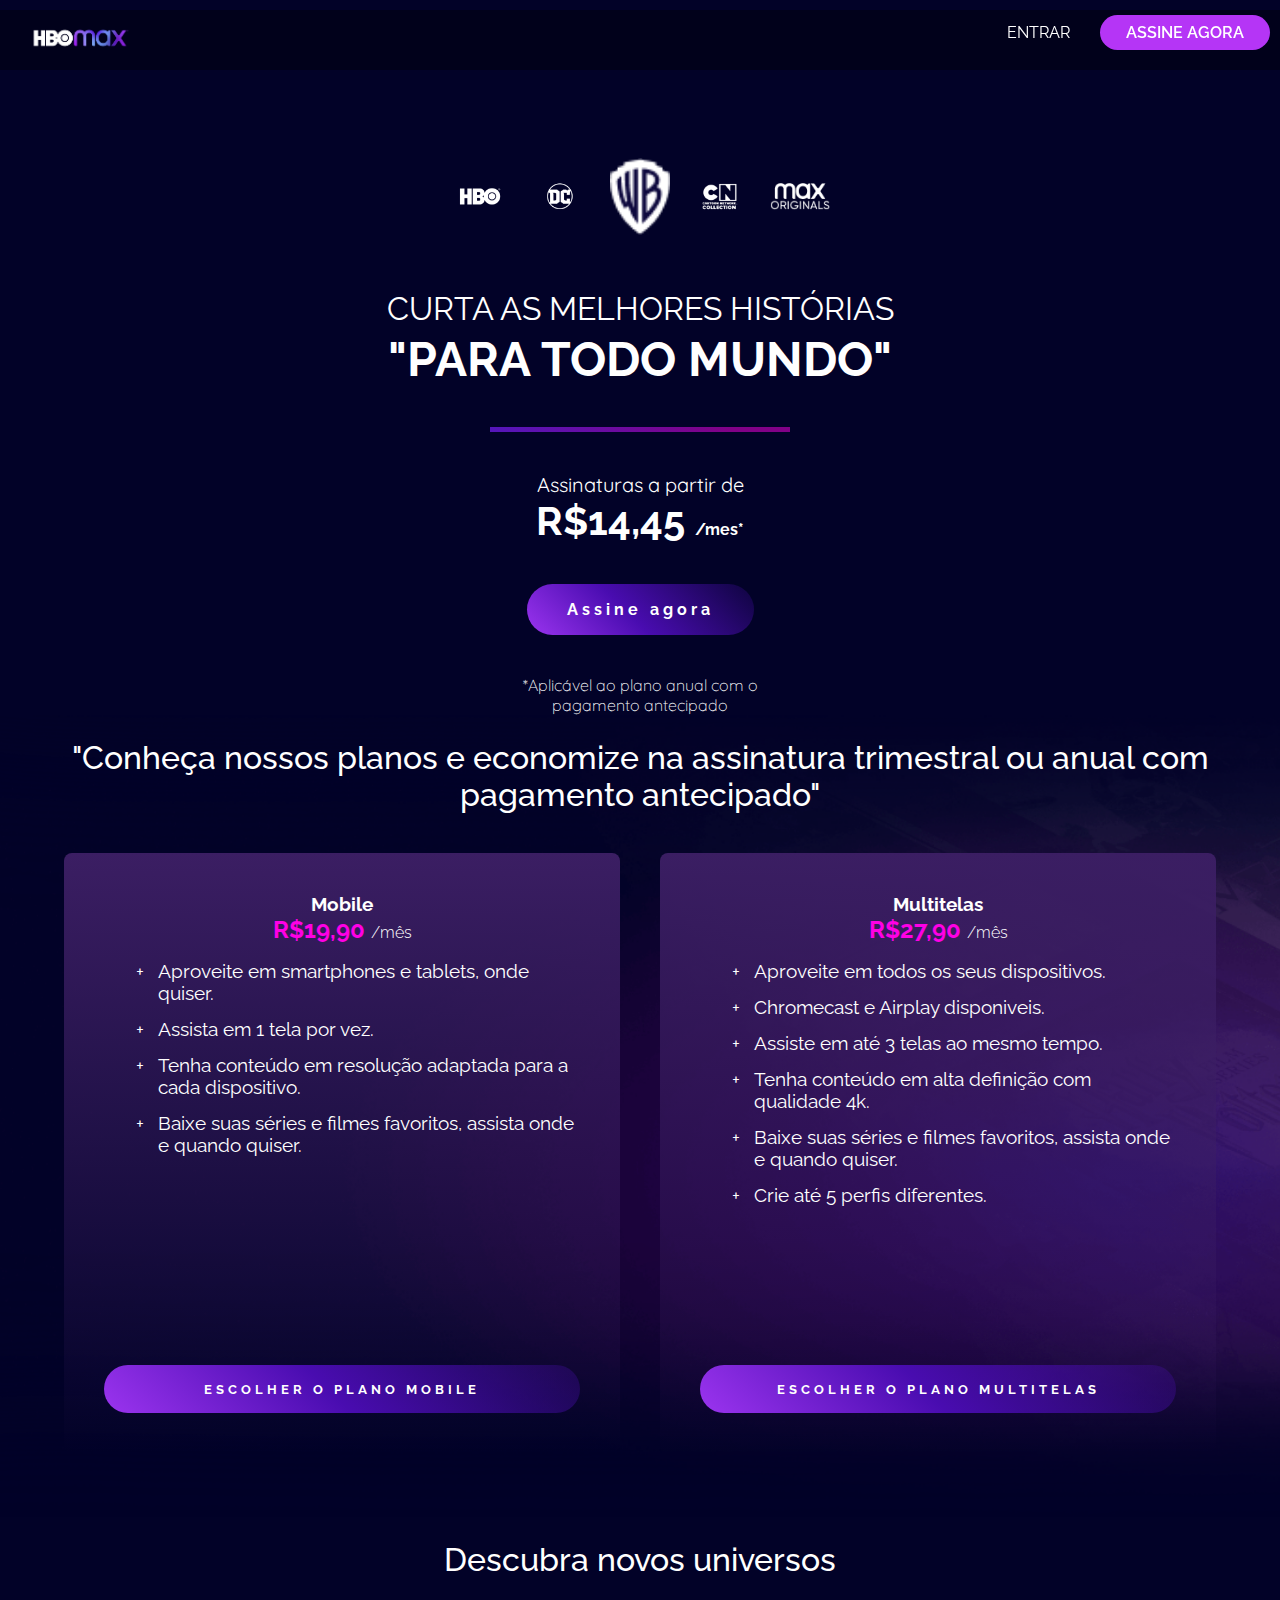
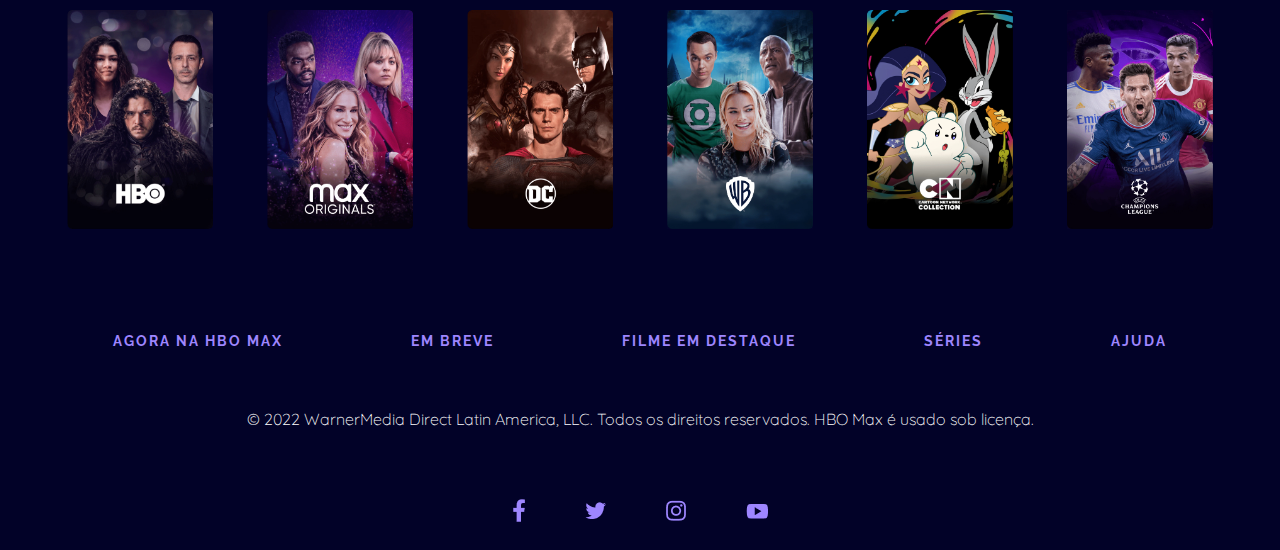
<file: Arquivos_Pagina_WEB_HBO/index.html>
<!DOCTYPE html>
<html lang="en">
<head>
    <meta charset="UTF-8">
    <meta http-equiv="X-UA-Compatible" content="IE=edge">
    <meta name="viewport" content="width=device-width, initial-scale=1.0">
    <link rel="stylesheet" href="./assets/style/index.css">
    <title>HBO</title>
</head>
<body>

    <!-- Navegação -->
    <nav class="menu">
        <a href="index.html" class= "menu__logo">
            <img src="./assets/images/hbo_max_logo.png" class="menu__logo-image"/>
        </a>

        <div>
            <a href="signIn.html" class="menu__item">ENTRAR</a>
            <a href="#subscription" class="menu__item-button">ASSINE AGORA</a>
        </div>
    </nav>

    <!-- Cabeçalho -->
    <header class="header">
        <div class="header__content">
            <div class="header__channels">
                <img src="./assets/images/hbo.png" alt="HBO"/>
                <img src="./assets/images/dc.png" alt="DC"/>
                <img src="./assets/images/wb.png" alt="Warner Bros."/>
                <img src="./assets/images/cartoon-network_neutral.png" alt="Cartoon Network"/>
                <img src="./assets/images/max_originals.png" alt="Max Originals"/>
            </div>
            <h1 class="header__title">
                <span class="header__title-light">Curta as melhores histórias</span>
                <br>
                "Para todo mundo"
            </h1>
            <div class="divider"></div>
            <div class="offer">
                <p>Assinaturas a partir de</p>
                <p class="offer__price">
                    R$14,45
                    <span class="offer__price-small">/mes*</span>
                </p>
            </div>
            <a class="button__gradient header__button">Assine agora</a>
            <p class="text__small">*Aplicável ao plano anual com o pagamento antecipado</p>

        </div>
        
    </header>

    <!-- Principal -->
    <main>
        <section id="subscrption" class="subscription">
            <div class="container">
                <h2 class="title">
                    "Conheça nossos planos e economize na assinatura trimestral ou anual
                    com pagamento antecipado"
                </h2>
                <div class="subscription__plans">
                    <div class="subscription__card">
                        <div>
                            <div class="subscription_plan">
                                <h3>Mobile</h3>
                                <p class="subscription__price">R$19,90
                                    <span class="text--small">/mês</span>
                                </p>
                            </div>
                            <ul class="subscription__goals">
                                <li class="subscription__description">Aproveite em smartphones e tablets, onde quiser.</li>
                                <li class="subscription__description">Assista em 1 tela por vez.</li>
                                <li class="subscription__description">Tenha conteúdo em resolução adaptada para a cada dispositivo.</li>
                                <li class="subscription__description">Baixe suas séries e filmes favoritos, assista onde e quando quiser.</li>
                            </ul>
                        </div>
                        <button class="button button--gradient">Escolher o Plano Mobile</button>
                    </div>
                    <div class="subscription__card">
                        <div>
                            <div class="subscription_plan">
                                <h3>Multitelas</h3>
                                <p class="subscription__price">R$27,90
                                    <span class="text--small">/mês</span>
                                </p>
                            </div>
                            <ul class="subscription__goals">
                                <li class="subscription__description">Aproveite em todos os seus dispositivos.</li>
                                <li class="subscription__description">Chromecast e Airplay disponiveis.</li>
                                <li class="subscription__description">Assiste em até 3 telas ao mesmo tempo.</li>
                                <li class="subscription__description">Tenha conteúdo em alta definição com qualidade 4k.</li>
                                <li class="subscription__description">Baixe suas séries e filmes favoritos, assista onde e quando quiser.</li>
                                <li class="subscription__description">Crie até 5 perfis diferentes.</li>

                            </ul>
                        </div>
                        <button class="button button--gradient">Escolher o Plano Multitelas</button>
                    </div>
                </div>
            </div>
        </section>
        <section id="contents" class="contents container">
            <h2 class="title">Descubra novos universos</h2>
            <div class="contents__container">
              <div class="contents__card">
                <img class="contents__image" src="assets/images/hbo-default_0.webp" alt="HBO">
              </div>
              <div class="contents__card">
                <img class="contents__image" src="assets/images/MAX-Default.webp" alt="Max Originals">
              </div>
              <div class="contents__card">
                <img class="contents__image" src="assets/images/DC_Default.webp" alt="DC">
              </div>
              <div class="contents__card">
                <img class="contents__image" src="assets/images/WB-Default.webp" alt="Warner Bross">
              </div>
              <div class="contents__card">
                <img class="contents__image" src="assets/images/CN-Default.webp" alt="Cartoon Network">
              </div>
              <div class="contents__card">
                <img class="contents__image" src="assets/images/UCL-Default.webp" alt="UEFA Champions League">
              </div>
            </div>
          </section>
    </main>

    <!-- Rodapé -->
    <footer class="footer container">
        <div class="footer__container-link">
            <a class="footer__link" href="https://www.hbomax.com/br/pt/sitemap">Agora na HBO Max</a>
            <a class="footer__link" href="https://www.hbomax.com/br/pt/coming-soon">Em breve</a>
            <a class="footer__link" href="https://www.hbomax.com/br/pt/feature" >Filme em destaque</a>
            <a class="footer__link" href="https://www.hbomax.com/br/pt/series" >Séries</a>
            <a class="footer__link" href="https://help.hbomax.com/br" >Ajuda</a>
        </div>
        <p class="text--small footer__legal">
            © 2022 WarnerMedia Direct Latin America, LLC. Todos os direitos reservados. HBO Max é usado sob licença.
        </p>
        <div class="footer__social">
            <a href="https://www.facebook.com/HBOMaxBr/" class="footer__social-link">
                <img src="assets/images/fb_0.png" alt="Facebook">
            </a>
            <a href="https://twitter.com/HBOMaxBR" class="footer__social-link">
                <img src="assets/images/twitter_0.png" alt="Twitter">
            </a>
            <a href="https://www.instagram.com/hbomaxbr/" class="footer__social-link">
                <img src="assets/images/instagram_0.png" alt="Instagram">
            </a>
            <a href="https://www.youtube.com/c/hbomaxbr" class="footer__social-link">
                <img src="assets/images/youtube_0.png" alt="Youtube">
            </a>
        </div>
    </footer>
</body>
</html>
</file>
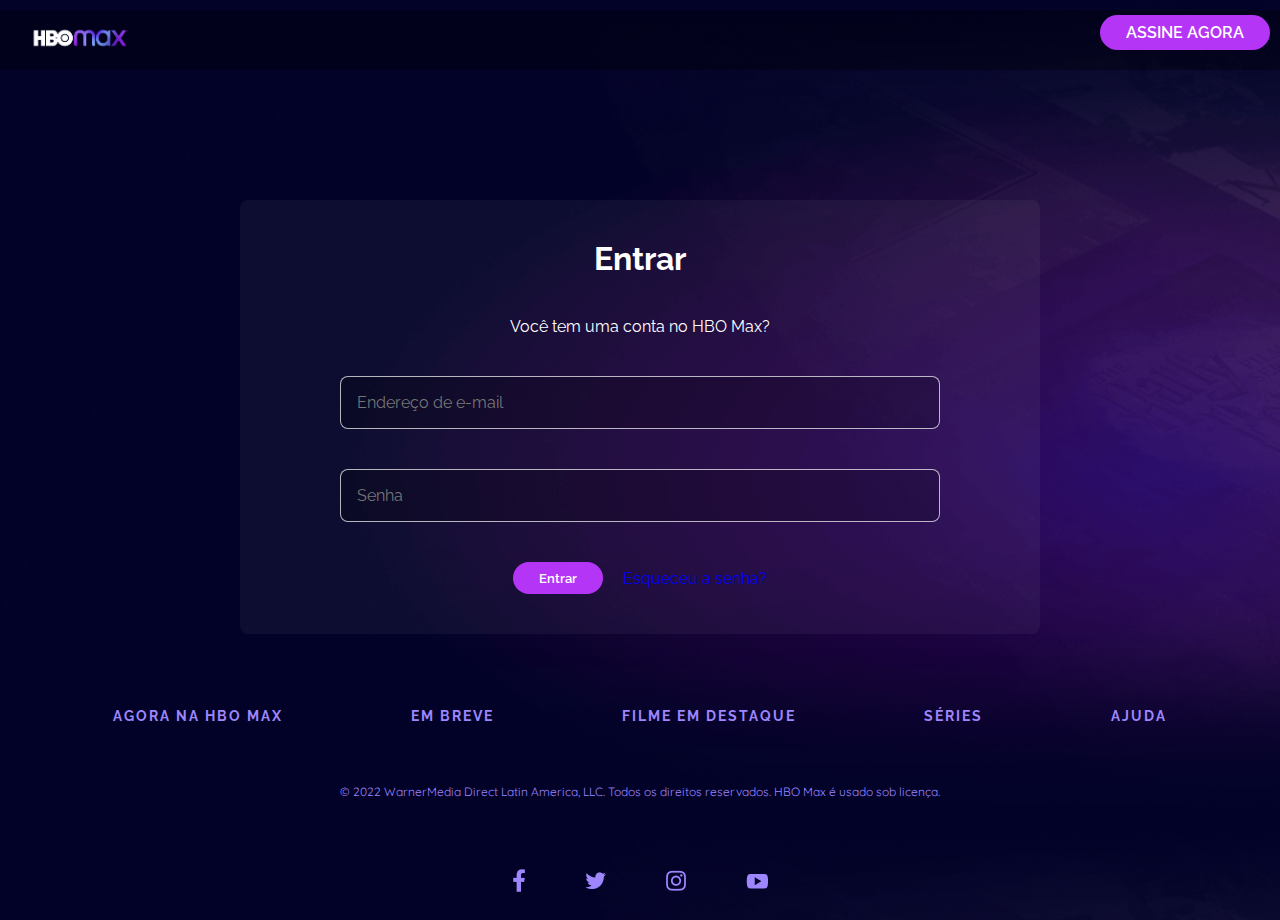
<file: Arquivos_Pagina_WEB_HBO/signIn.html>
<!DOCTYPE html>
<html lang="en">
<head>
    <meta charset="UTF-8">
    <meta http-equiv="X-UA-Compatible" content="IE=edge">
    <meta name="viewport" content="width=device-width, initial-scale=1.0">
    <link rel="stylesheet" href="./assets/style/signIn.css">
    <title>HBO</title>
</head>
<body>

    <!-- Navegação -->
    <nav class="menu">
        <a href="index.html" class= "menu__logo">
            <img src="./assets/images/hbo_max_logo.png" class="menu__logo-image"/>
        </a>
        <div>
            <a href="index.html" class="menu__item-button">ASSINE AGORA</a>
        </div>
    </nav>

    <!-- Cabeçalho -->
    <main class="content">
        <form class="login container">
            <h1 class="login__title">Entrar</h1>
            <label class="login__label">Você tem uma conta no HBO Max?</label>
            <input class="login__field" type="email" name="email" id="email" placeholder="Endereço de e-mail">
            <input class="login__field" type="password" name="password" id="password" placeholder="Senha" minlength="8">
            <div class="login__actions">
                <button type="submit" class="button__login-entrar">Entrar</button>
                <a href="#" class="login__link" >Esqueceu a senha?</a>
            </div>
        </form>
    </main>
    
    <!-- Rodapé -->
    <footer class="footer container">
        <div class="footer__container-link">
            <a class="footer__link" href="https://www.hbomax.com/br/pt/sitemap">Agora na HBO Max</a>
            <a class="footer__link" href="https://www.hbomax.com/br/pt/coming-soon">Em breve</a>
            <a class="footer__link" href="https://www.hbomax.com/br/pt/feature" >Filme em destaque</a>
            <a class="footer__link" href="https://www.hbomax.com/br/pt/series" >Séries</a>
            <a class="footer__link" href="https://help.hbomax.com/br" >Ajuda</a>
        </div>
        <p class="text--small footer__legal">
            © 2022 WarnerMedia Direct Latin America, LLC. Todos os direitos reservados. HBO Max é usado sob licença.
        </p>
        <div class="footer__social">
            <a href="https://www.facebook.com/HBOMaxBr/" class="footer__social-link">
                <img src="assets/images/fb_0.png" alt="Facebook">
            </a>
            <a href="https://twitter.com/HBOMaxBR" class="footer__social-link">
                <img src="assets/images/twitter_0.png" alt="Twitter">
            </a>
            <a href="https://www.instagram.com/hbomaxbr/" class="footer__social-link">
                <img src="assets/images/instagram_0.png" alt="Instagram">
            </a>
            <a href="https://www.youtube.com/c/hbomaxbr" class="footer__social-link">
                <img src="assets/images/youtube_0.png" alt="Youtube">
            </a>
        </div>
    </footer>
</body>
</html>
</file>
<file: Arquivos_Pagina_WEB_HBO/assets/style/index.css>
/* Estilização página principal */

@import url("./global.css");

/* Header */

.header {
    margin-top: 128px !important;
}

.header__content{
    display: flex;
    flex-direction: column;
    align-items: center;
    gap: 40px;
   
}

.header__channels img{
    width: 60px;
    object-fit: contain;
}

.header__channels{
    display: flex;
    justify-content: center;
    text-align: center;
    gap: 20px;
    margin-top: 30px;
    
}

.header__title{
    text-transform: uppercase;
    text-align: center;
    font-size: 2.0rem;
}

.header__title-light{
    font-weight: lighter;
    font-size: 1.5rem;
    
}

.divider{
    width: 300px;
    height: 5px;
    background: var(--divider-bg-color);
}

.offer{
    text-align: center;
    font-size: 1.25rem;
}

.offer__price{
    font-family: "Raleway", sans-serif;
    font-size: 2.5rem;
    font-weight: bold;
}

.offer__price-small{
    font-size: 1rem;
    font-weight: bold;
}

.header__button{
    color: var(--text-color);
    border-radius: 500px;
    padding: 16px 40px;
    font-weight: 700;
    letter-spacing: 4px;
    border: none;
    cursor: pointer;
}
.button__gradient{
    background: var(--btn-bg-color-gradient);
    animation-name: wiggle;
    animation-duration: 3s;
    animation-timing-function: linear;
    animation-iteration-count: infinite;
    background-size: 250%;
}

.button__gradient:hover{
    cursor: pointer;
    filter: brightness(1.1);
    animation-play-state: paused;
}

 .header__content .text__small{
    max-width: 300px;
    text-align: center;
 }

 .text__small{
    font-size: 1rem;
    font-weight: 300;
 }


 /* Main */

.subscription{
    background: url(../images/background-movies-series.png) no-repeat;
    background-size: cover;
    position: relative;
}


.title{
    font-size: 2rem;
    font-weight: 500;
}

.subscription {
    background: url(../images/background-movies-series.png) no-repeat;
    background-size: cover;
    position: relative;
}

.subscription__plans{
    display: flex;
    flex-direction: column;
    margin: 40px 0;
    perspective: 2000px;
    perspective-origin: top;

}

.subscription__card{
    display: flex;
    min-height: 600px;
    border-radius: 8px;
    background: var(--card-bg-color);
    flex-direction: column;
    justify-content: space-between;
    padding: 40px;
}

.subscription__plan{
    display: flex;
    flex-direction: column;
    justify-content: center;
    font-size: 1.25rem;
    margin-bottom: 16px;
}

.subscription__description{
    font-size: 1.2rem;
    text-align: left;
    list-style: none;
    margin-bottom: 14px;
    padding-left: 14px;
}

.subscription__description::marker{
    content: "+";
    margin: 0 8px 0 0;
}

.subscription__price{
    font-size: 1.5rem;
    font-family: "Raleway", sans-serif;
    color: var(--secondary-color);
    font-weight: 700;
}

.text--small {
    font-size: 1rem;
    font-weight: 300;
    color: white;
}

.button {
    padding: 16px 40px;
    background-color: var(--tertiary-color);
    border-radius: 500px;
    font-weight: 700;
    color: var(--text-color);
    text-transform: uppercase;
    text-decoration: none;
    letter-spacing: 4px;
    border: none;
   
}

.button.button--gradient {
    background: var(--btn-bg-color-gradient);
    outline: 3px solid transparent;
    background-size: 250%;
}

.button.button--gradient:hover{
    cursor: pointer;
    filter: brightness(1.1);

}

.contents__card {
    width: 75px;
    margin-top: 30px;
    border-radius: 16px;
    background-repeat: no-repeat;
    background-size: cover;
    background-position: center;
    border: 2px solid transparent;
   
}

.contents__image {
    width: 100%;
    object-fit: cover;
    object-position: center;
    transition: opacity 2s;

}

.contents__container {
    display: grid;
    grid-template-columns: repeat(3, 40%);
    grid-template-rows:repeat(3, 40%);
    align-content: space-between;
    row-gap: 10px;
}


/* Medias Queries */

@media screen and (min-width: 800px){

    /* Header */

    .header__title{
        font-size: 3.0rem;
    }
    
    .header__title-light{
        font-size: 2rem;
    }

    .divider{
        max-width: 700px;
       
    }

    /* Main */

    .subscription__plans{
        flex-direction: row;
        gap: 40px;
    }

    .contents__container {
        display: flex;
        justify-content: center;
        align-content: center;
        gap:50px
      
    }

    .contents__card {
        width: 150px;
      
    }
    

}
/* Animations */

@keyframes gradient {
    0% {
      background-position: 0% 50%;
    }
    50% {
      background-position: 100% 50%;
    }
    100% {
      background-position: 0% 50%;
    }
  }


/* KeyFrames */

@keyframes wiggle{
    0%{
        transform: rotate(0);
    }
    15%{
        transform: rotate(-15deg);
    }
    20%{
        transform: rotate(10deg);
    }
    25%{
        transform: rotate(-10deg);
    }
    30%{
        transform: rotate(10deg);
    }
    35%{
        transform: rotate(-10deg);
    }
    40%, 100%{
        transform: rotate(0);
    }
}
</file>
<file: Arquivos_Pagina_WEB_HBO/assets/style/signIn.css>
/* Estilização página SignIn */


@import url("./global.css");


 body {
    background-image: url("../images/background-movies-series.png");
    background-size: cover;
    height: 70vh;
  }
  
 .content{
    margin-top: 80px;
    margin-top: 200px;
   
}

.login{
    display: flex;
    flex-direction: column;
    max-width: 350px;
    background-color: var(--form-bg-color);
    border-radius: 8px;
    align-items: center;
    justify-content: space-between;
    gap: 40px;
    padding: 40px;
    
}

.login__field {
    background: var(--form-field-bg-color);
    border: var(--form-field-border);
    border-radius: 8px;
    color: var(--text-color);
    padding: 16px;
    font-size: 1rem;
}

.button__login-entrar{
    border-radius: 500px;
    border: none;
    font-weight: 600;
    color: var(--text-color);;
    background-color: var(--tertiary-color);
    padding: 8px 26px;
    transition: 1s, color 2s;
  
  }
  
.button__login-entrar:hover {
    background-color: var(--btn-link-bg-color);
    color: var(--btn-link-color);
  }

.login__actions{
    display: flex;
    flex-direction: column;
    align-items: center;
    gap: 20px;

}



@media screen and (min-width: 800px){
    .login{
        max-width: 800px;
    }
   
    .login__field{
        width: 600px;

    }

    .login__actions{
        flex-direction: row;
        gap: 20px;
    
    }
    
}
</file>
